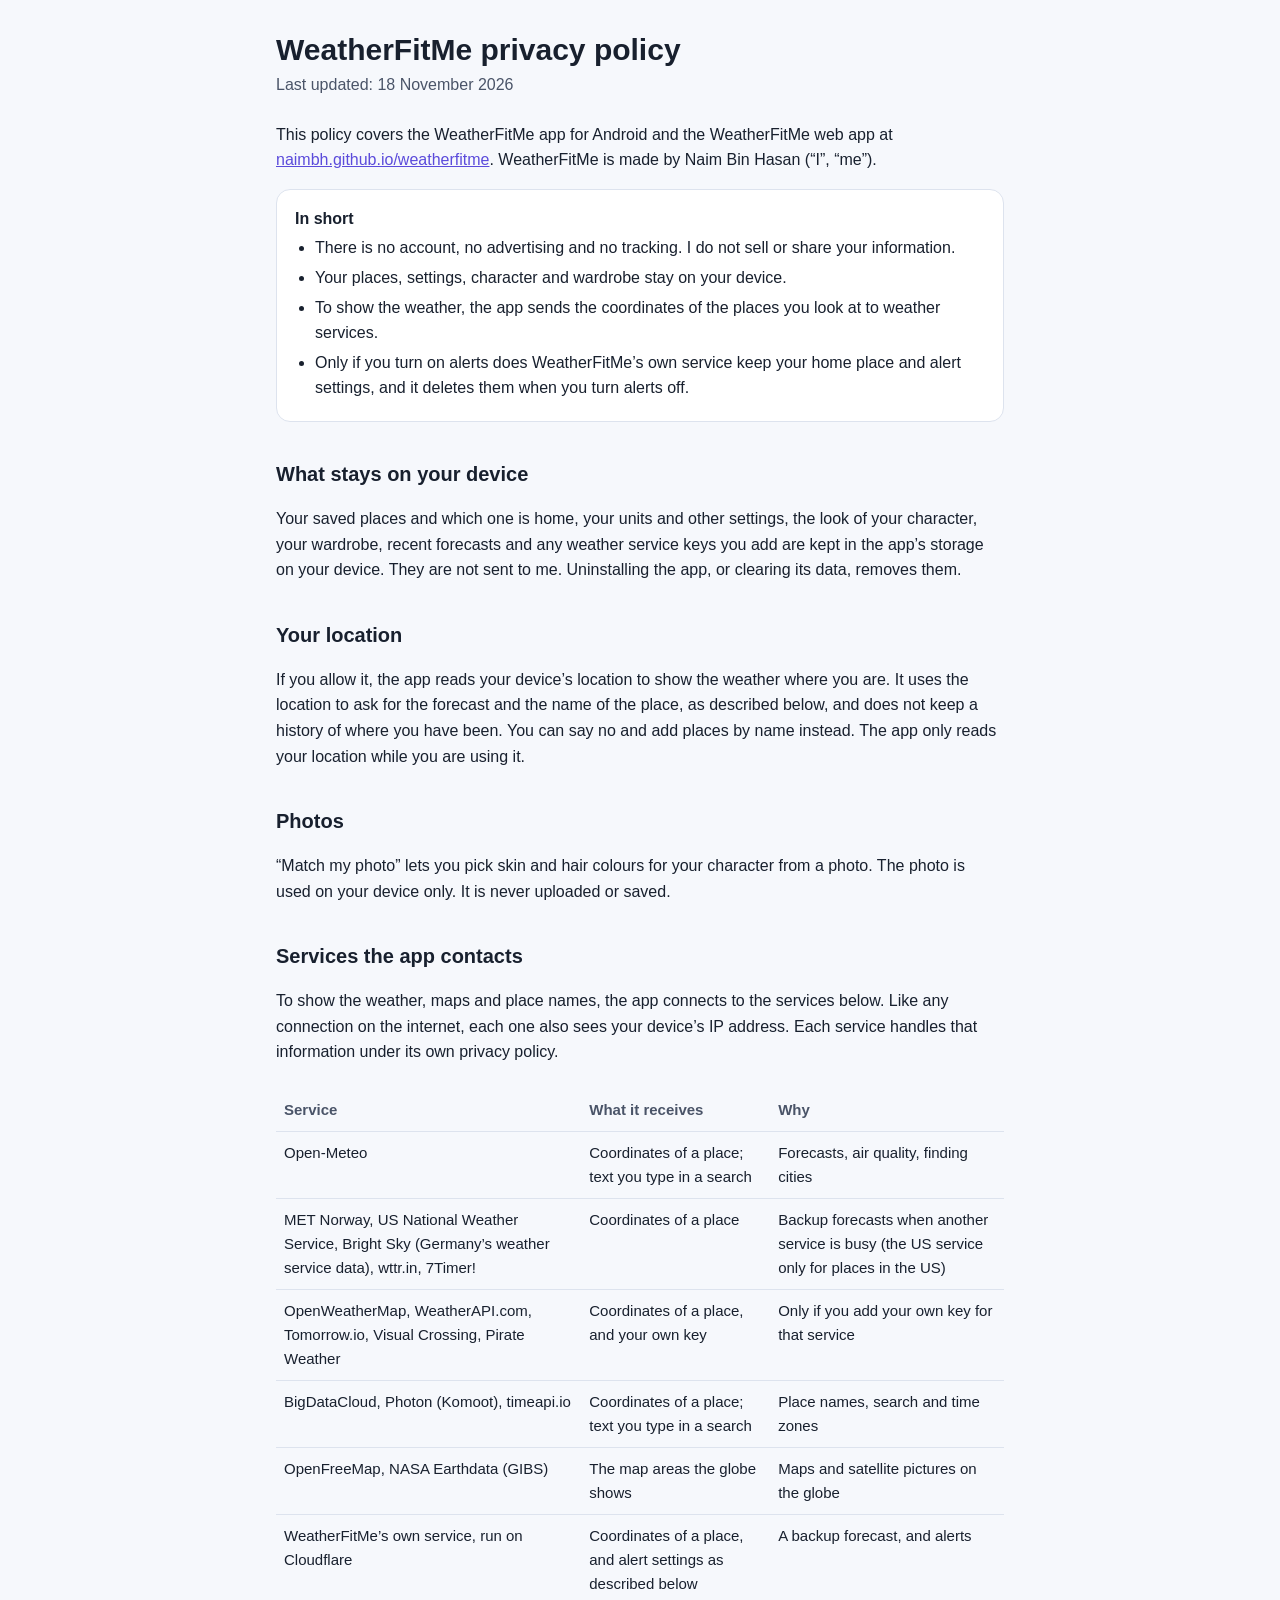
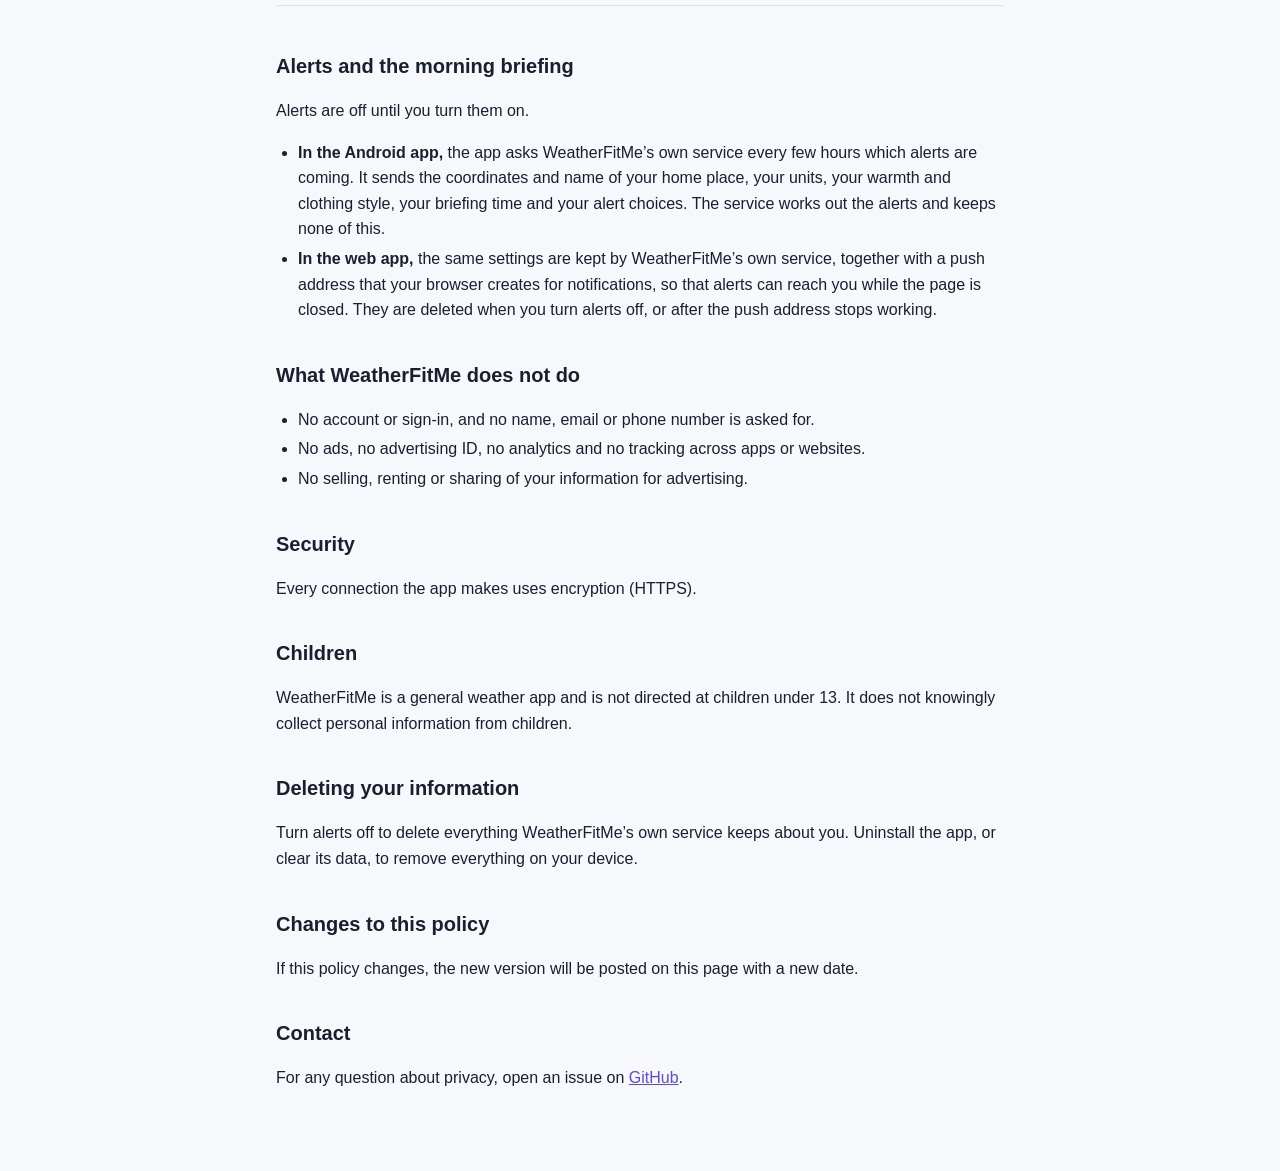
<file: privacy.html>
<!doctype html>
<html lang="en">
<head>
  <meta charset="utf-8" />
  <meta name="viewport" content="width=device-width, initial-scale=1" />
  <title>Privacy policy · WeatherFitMe</title>
  <meta name="description" content="What WeatherFitMe does with your information: no account, no ads, no tracking, and your places and settings stay on your device." />
  <link rel="icon" href="favicon.svg" type="image/svg+xml" />
  <style>
    :root { color-scheme: light dark; --ink: #18202E; --ink-2: #4A5468; --line: #DDE3EE; --bg: #F6F8FC; --card: #FFFFFF; --accent: #5B4BDB; }
    @media (prefers-color-scheme: dark) { :root { --ink: #F1F4FA; --ink-2: #B4BDD0; --line: #2A3347; --bg: #0B1020; --card: #121A2E; --accent: #A99CFF; } }
    * { box-sizing: border-box; }
    body { margin: 0; background: var(--bg); color: var(--ink); font: 16px/1.6 -apple-system, BlinkMacSystemFont, "Segoe UI", Roboto, Helvetica, Arial, sans-serif; }
    main { max-width: 760px; margin: 0 auto; padding: 32px 16px 64px; }
    h1 { margin: 0 0 4px; font-size: 30px; line-height: 1.2; }
    h2 { margin: 36px 0 8px; font-size: 20px; }
    .date { margin: 0 0 24px; color: var(--ink-2); }
    .short { margin: 0 0 8px; padding: 16px 18px; border-radius: 14px; background: var(--card); border: 1px solid var(--line); }
    .short ul { margin: 0; padding-left: 20px; }
    ul { padding-left: 22px; }
    li { margin: 4px 0; }
    a { color: var(--accent); }
    table { width: 100%; border-collapse: collapse; margin: 8px 0; font-size: 15px; }
    th, td { text-align: left; vertical-align: top; padding: 9px 8px; border-bottom: 1px solid var(--line); }
    th { color: var(--ink-2); font-weight: 600; }
    .wrap { overflow-x: auto; }
  </style>
</head>
<body>
<main>
  <h1>WeatherFitMe privacy policy</h1>
  <p class="date">Last updated: 18 November 2026</p>

  <p>This policy covers the WeatherFitMe app for Android and the WeatherFitMe web
  app at <a href="https://naimbh.github.io/weatherfitme/">naimbh.github.io/weatherfitme</a>.
  WeatherFitMe is made by Naim Bin Hasan (“I”, “me”).</p>

  <div class="short">
    <strong>In short</strong>
    <ul>
      <li>There is no account, no advertising and no tracking. I do not sell or share your information.</li>
      <li>Your places, settings, character and wardrobe stay on your device.</li>
      <li>To show the weather, the app sends the coordinates of the places you look at to weather services.</li>
      <li>Only if you turn on alerts does WeatherFitMe’s own service keep your home place and alert settings, and it deletes them when you turn alerts off.</li>
    </ul>
  </div>

  <h2>What stays on your device</h2>
  <p>Your saved places and which one is home, your units and other settings, the
  look of your character, your wardrobe, recent forecasts and any weather service
  keys you add are kept in the app’s storage on your device. They are not sent to
  me. Uninstalling the app, or clearing its data, removes them.</p>

  <h2>Your location</h2>
  <p>If you allow it, the app reads your device’s location to show the weather where
  you are. It uses the location to ask for the forecast and the name of the place,
  as described below, and does not keep a history of where you have been. You can
  say no and add places by name instead. The app only reads your location while you
  are using it.</p>

  <h2>Photos</h2>
  <p>“Match my photo” lets you pick skin and hair colours for your character from a
  photo. The photo is used on your device only. It is never uploaded or saved.</p>

  <h2>Services the app contacts</h2>
  <p>To show the weather, maps and place names, the app connects to the services
  below. Like any connection on the internet, each one also sees your device’s IP
  address. Each service handles that information under its own privacy policy.</p>
  <div class="wrap">
  <table>
    <tr><th>Service</th><th>What it receives</th><th>Why</th></tr>
    <tr><td>Open-Meteo</td><td>Coordinates of a place; text you type in a search</td><td>Forecasts, air quality, finding cities</td></tr>
    <tr><td>MET Norway, US National Weather Service, Bright Sky (Germany’s weather service data), wttr.in, 7Timer!</td><td>Coordinates of a place</td><td>Backup forecasts when another service is busy (the US service only for places in the US)</td></tr>
    <tr><td>OpenWeatherMap, WeatherAPI.com, Tomorrow.io, Visual Crossing, Pirate Weather</td><td>Coordinates of a place, and your own key</td><td>Only if you add your own key for that service</td></tr>
    <tr><td>BigDataCloud, Photon (Komoot), timeapi.io</td><td>Coordinates of a place; text you type in a search</td><td>Place names, search and time zones</td></tr>
    <tr><td>OpenFreeMap, NASA Earthdata (GIBS)</td><td>The map areas the globe shows</td><td>Maps and satellite pictures on the globe</td></tr>
    <tr><td>WeatherFitMe’s own service, run on Cloudflare</td><td>Coordinates of a place, and alert settings as described below</td><td>A backup forecast, and alerts</td></tr>
  </table>
  </div>

  <h2>Alerts and the morning briefing</h2>
  <p>Alerts are off until you turn them on.</p>
  <ul>
    <li><strong>In the Android app,</strong> the app asks WeatherFitMe’s own service every
    few hours which alerts are coming. It sends the coordinates and name of your home
    place, your units, your warmth and clothing style, your briefing time and your
    alert choices. The service works out the alerts and keeps none of this.</li>
    <li><strong>In the web app,</strong> the same settings are kept by WeatherFitMe’s own
    service, together with a push address that your browser creates for notifications,
    so that alerts can reach you while the page is closed. They are deleted when you
    turn alerts off, or after the push address stops working.</li>
  </ul>

  <h2>What WeatherFitMe does not do</h2>
  <ul>
    <li>No account or sign-in, and no name, email or phone number is asked for.</li>
    <li>No ads, no advertising ID, no analytics and no tracking across apps or websites.</li>
    <li>No selling, renting or sharing of your information for advertising.</li>
  </ul>

  <h2>Security</h2>
  <p>Every connection the app makes uses encryption (HTTPS).</p>

  <h2>Children</h2>
  <p>WeatherFitMe is a general weather app and is not directed at children under 13.
  It does not knowingly collect personal information from children.</p>

  <h2>Deleting your information</h2>
  <p>Turn alerts off to delete everything WeatherFitMe’s own service keeps about you.
  Uninstall the app, or clear its data, to remove everything on your device.</p>

  <h2>Changes to this policy</h2>
  <p>If this policy changes, the new version will be posted on this page with a new date.</p>

  <h2>Contact</h2>
  <p>For any question about privacy, open an issue on
  <a href="https://github.com/naimbh/weatherfitme/issues">GitHub</a>.</p>
</main>
</body>
</html>
</file>
